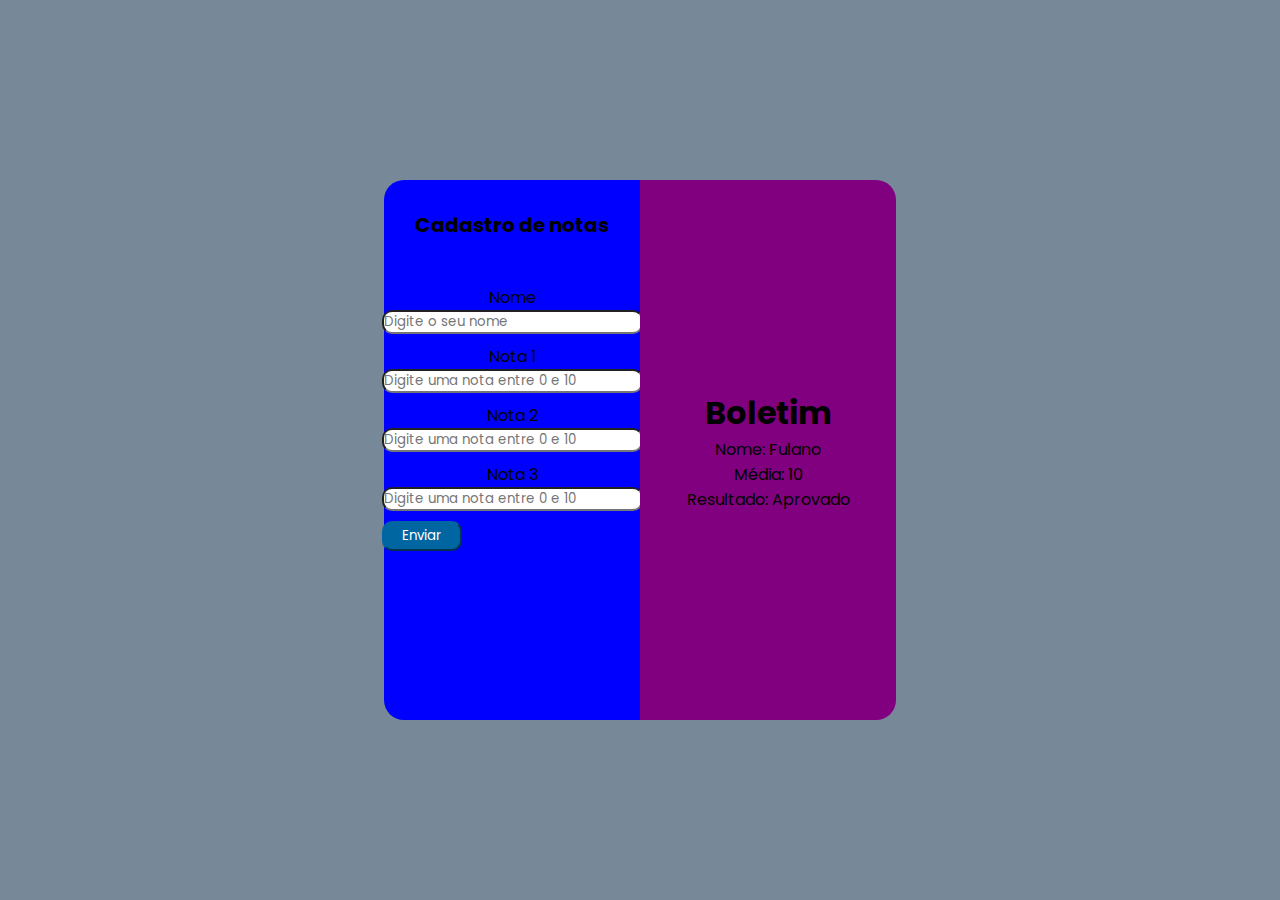
<file: aula-10/index.html>
<!DOCTYPE html>
<html lang="pt-br">

<head>
    <meta charset="UTF-8">
    <meta name="viewport" content="width=device-width, initial-scale=1.0">
    <title>Aula 10</title>
    <link rel="stylesheet" href="style.css">
</head>

<body>
    <main>
        <div class="formulario">
            <h1>
                Cadastro de notas
            </h1>
            <form id="formulario" class="formulario-conteudo">
                <div >
                    <div class="tudo" >
                        <div>
                            <label for="nome_input">Nome</label>
                            <input class="style"  type="text" name="nome_input" id="nome_input" placeholder="Digite o seu nome">
                        </div>
                        <div>
                            <label for="n1_input">Nota 1</label>
                            <input class="style" type="number" name="" id="n1_input" placeholder="Digite uma nota entre 0 e 10">
                        </div>
                        <div>
                            <label for="n2_input">Nota 2</label>
                            <input class="style" type="number" name="" id="n2_input" placeholder="Digite uma nota entre 0 e 10">
                        </div>
                        <div>
                            <label for="n3_input">Nota 3</label>
                            <input class="style" type="number" name="" id="n3_input" placeholder="Digite uma nota entre 0 e 10">
                        </div>
                        <div>
                            <button type="submit">Enviar</button>
                        </div>
                    </div>
                </div>
            </form>
        </div>
        <div class="resultado">
            <h1>Boletim</h1>
            <div>
                <label>Nome: </label>
                <span id="nome">Fulano</span>
            </div>
            <div>
                <label>Média: </label>
                <span id="media">10</span>
            </div>
            <div>
                <label>Resultado: </label>
                <span id="resultado">Aprovado</span>
            </div>
        </div>
        <script src="script.js"></script>
    </main>
</body>

</html>
</file>
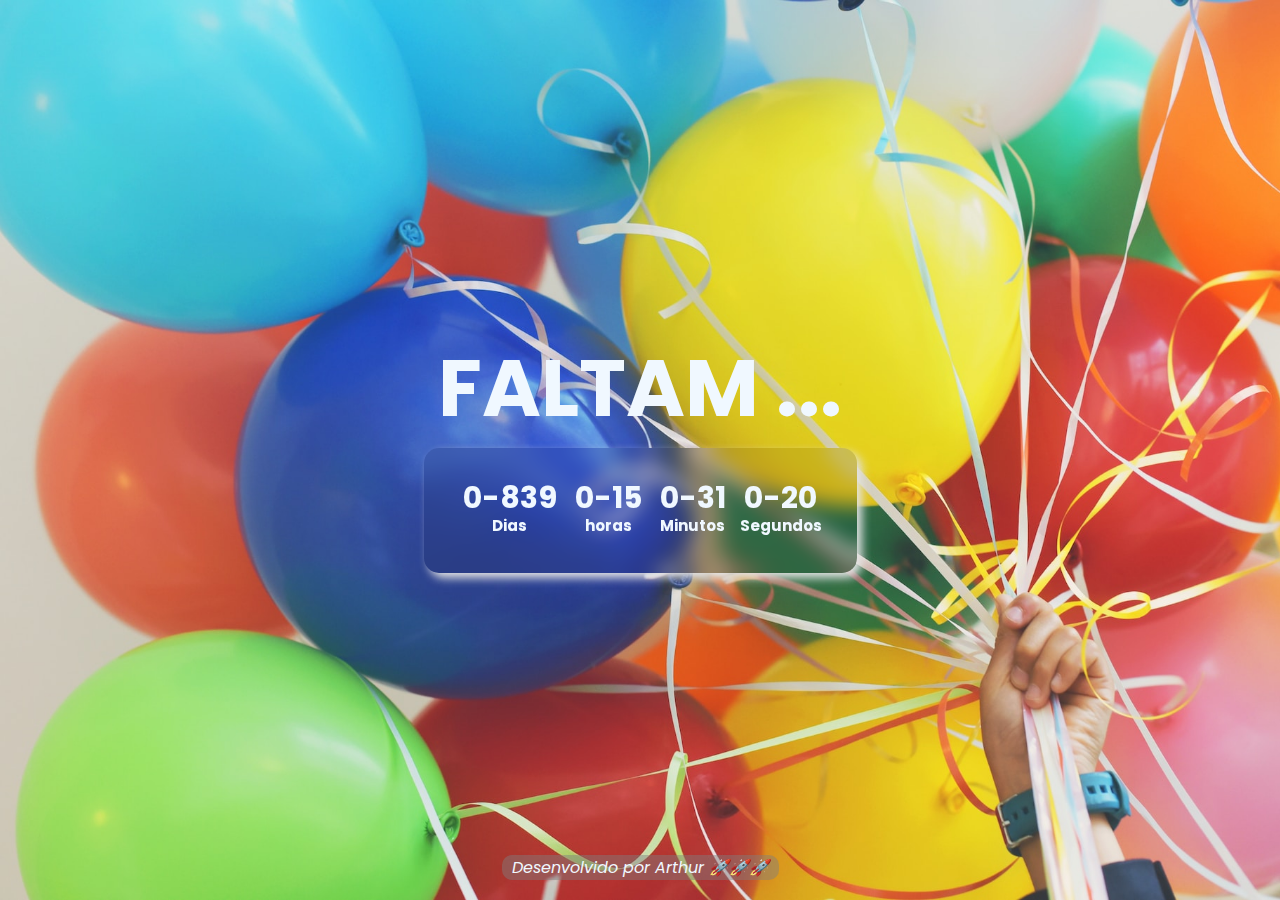
<file: aula-12/index.html>
<!DOCTYPE html>
<html lang="pt-br">
<head>
    <meta charset="UTF-8">
    <meta name="viewport" content="width=device-width, initial-scale=1.0">
    <title>Document</title>
    <link rel="stylesheet" href="style.css">
</head>
<body>
    <h1>
        FALTAM ... 
    </h1>
    <main>
      <div class="contador-elemento">
        <p class="dias">00</p>
        <span>Dias</span>
      </div>  
      <div class="contador-elemento">
        <p class="horas">00</p>
        <span>horas</span>
      </div>  
      <div class="contador-elemento">
        <p class="minutos">00</p>
        <span>Minutos</span>
      </div>  
      <div class="contador-elemento">
        <p class="segundos">00</p>
        <span>Segundos</span>
      </div>  
    </main>
    <footer>
        Desenvolvido por Arthur 🚀🚀🚀
    </footer>
    <script src="script.js"></script>
    <!-- COMO ATULIZAR A PAGINA SEGUNDO A SEGUNDO -->
    <meta http-equiv="refresh" content="1">
</body>
</html>
</file>
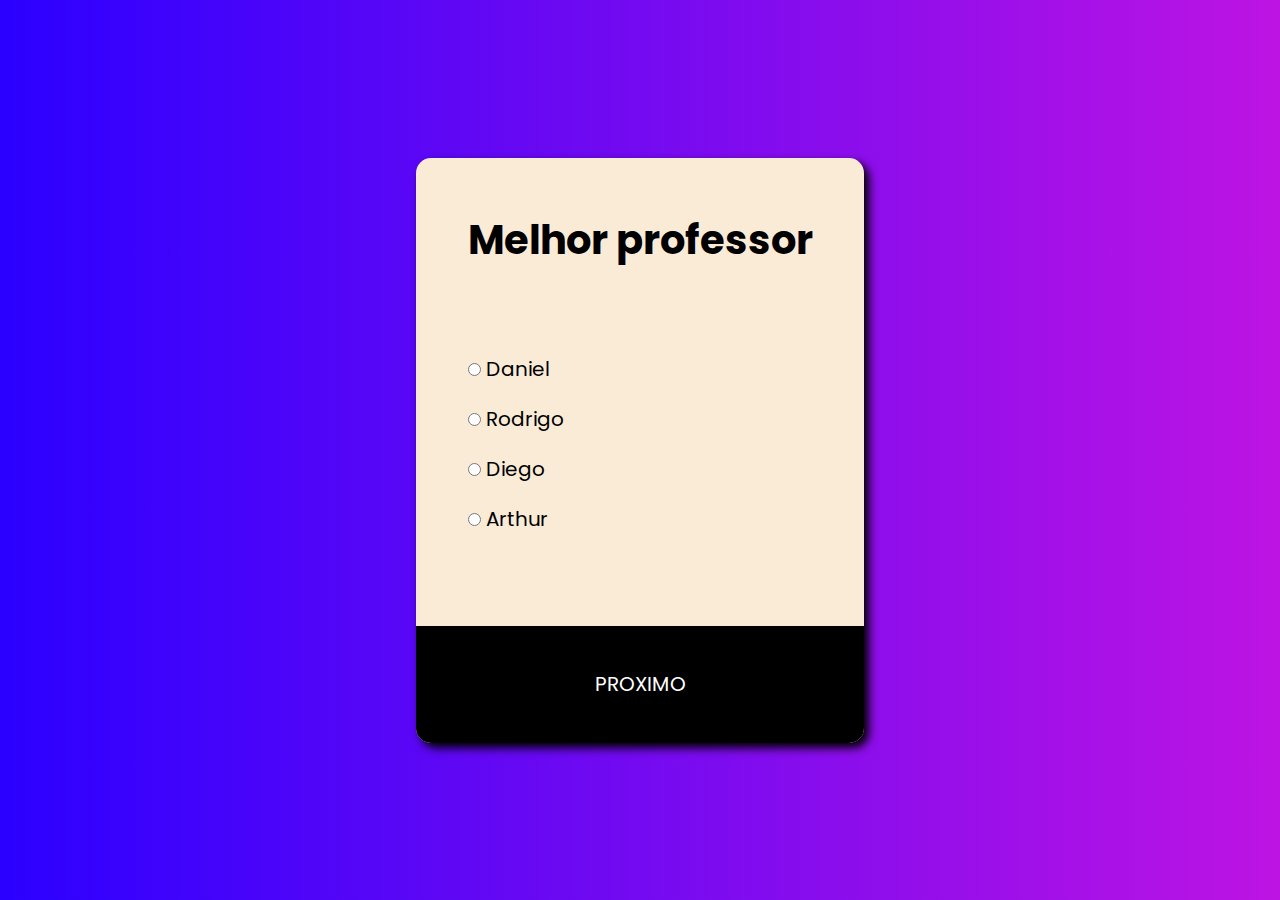
<file: aula-13/index.html>
<!DOCTYPE html>
<html lang="pt-br">
<head>
    <meta charset="UTF-8">
    <meta name="viewport" content="width=device-width, initial-scale=1.0">
    <title>aula14</title>
    <link rel="stylesheet" href="style.css">
</head>
<body>
    <main class="conteiner-quiz">

        <div class="conteudo-quiz">

            <h1 class="titulo-questao">
                Titulo da Questão
            </h1>

            <ul>
                <li>
                    <input type="radio" name="resposta" id="a" class="resposta">
                    <label for="a" id="texto-a">Alternativa</label>
                </li>
                <li>
                    <input type="radio" name="resposta" id="b" class="resposta">
                    <label for="b" id="texto-b">Alternativa</label>
                </li>
                <li>
                    <input type="radio" name="resposta" id="c" class="resposta">
                    <label for="c" id="texto-c">Alternativa</label>
                </li>
                <li>
                    <input type="radio" name="resposta" id="d" class="resposta">
                    <label for="d" id="texto-d">Alternativa</label>
                </li>

            </ul>
        </div>

        <button id="enviar" type="submit">PROXIMO</button>
    </main>
    <script src="script.js"></script>
</body>
</html>
</file>
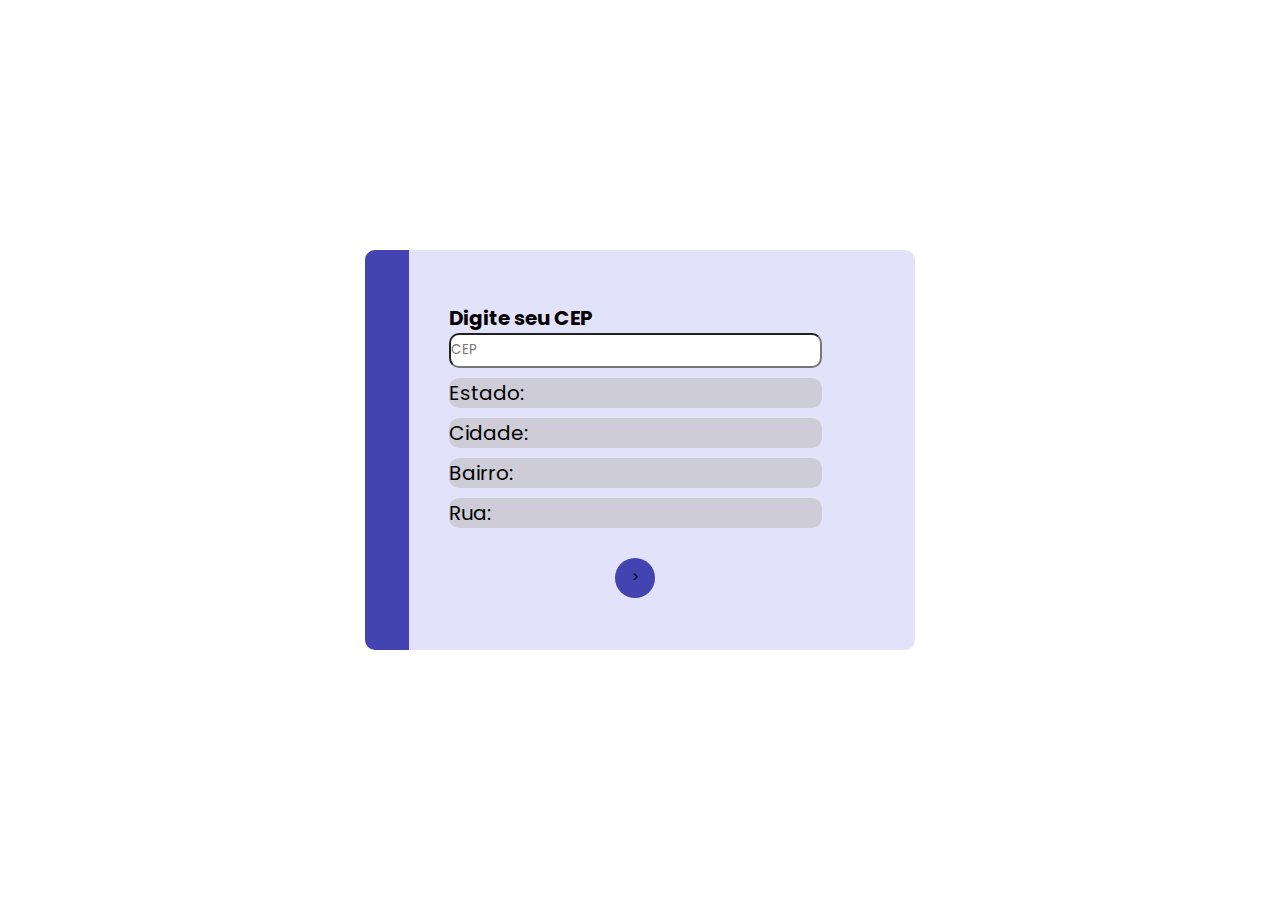
<file: aula-15/index.html>
<!DOCTYPE html>
<html lang="pt-br">
<head>
    <meta charset="UTF-8">
    <meta name="viewport" content="width=device-width, initial-scale=1.0">
    <title>Document</title>
    <link rel="stylesheet" href="style.css">
    <script defer src="script.js"></script>
</head>
<body>
<main class="conteiner">
    <div class="barra-azul">

    </div>
        <form class="conteudo-geral">
            <div class="cont-tudo">
                <h1>Digite seu CEP</h1>
                <div class="cep ">
                    <input placeholder="CEP" type="search" id="cep">
                </div>
                <div class="estado color">
                    <span id="estado">Estado:</span>
                </div>
                <div class="cidade color">
                    <span id="cidade">Cidade:</span>
                </div>
                <div class="bairro color">
                    <span id="bairro">Bairro:</span>
                </div>
                <div class="color">
                    <span id="rua">Rua:</span>
                </div>
                <div class="botao">
                    <button>
                        >
                    </button>
                </div>
            </div>
    </form>
</main>
</body>
</html>
</file>
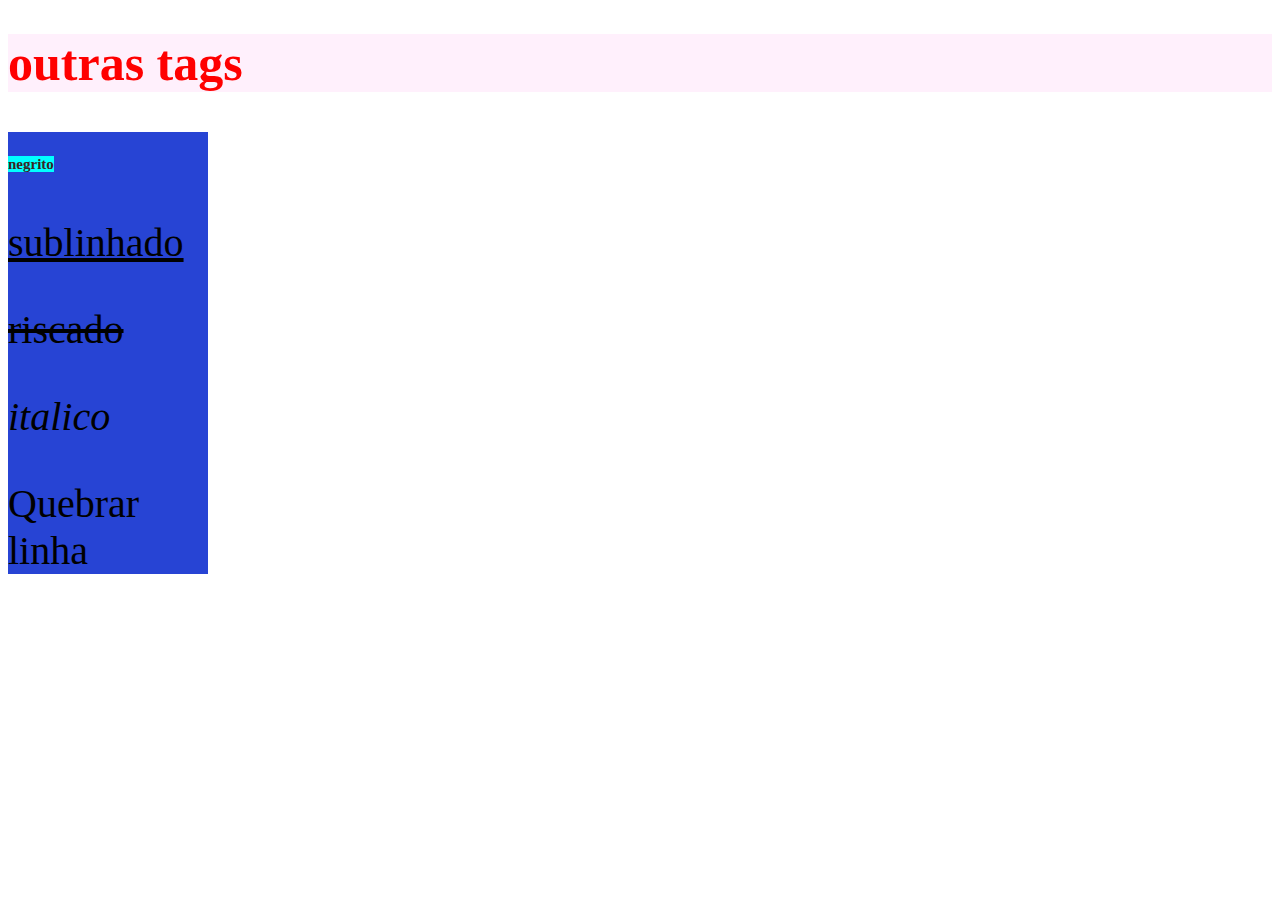
<file: aula-2/index.html>
<!DOCTYPE html>
<html lang="pt-br">
<head>
    <meta charset="UTF-8">
    <meta name="viewport" content="width=device-width, initial-scale=1.0">
    <title>Aula 2</title>
    <style>
        h1{
            color: rgb(255, 0, 0);
            font-size: 50px;
            background-color: rgb(255, 240, 252);
        }
        div{
            background-color: rgb(39, 68, 212);
            width: 200px;
            height: auto;
            font-size: 40px;
        }
        b{
            color: rgb(58, 36, 36);
            font-size: 15px;
            background-color: aqua;
        }
        
    </style>
</head>
<body>
    <h1>
        outras tags
    </h1>
    <div>
        <p>
            <b>
                negrito
            </b>
        </p>
        <p>
            <u>
                sublinhado
            </u>
        </p>
        <p>
            <s>
                riscado
            </s>
        </p>
        <p>
            <i>
                italico
            </i>
        </p>
        <p>
            Quebrar<br>linha
        </p>
    </div>
</body>
</html>
</file>
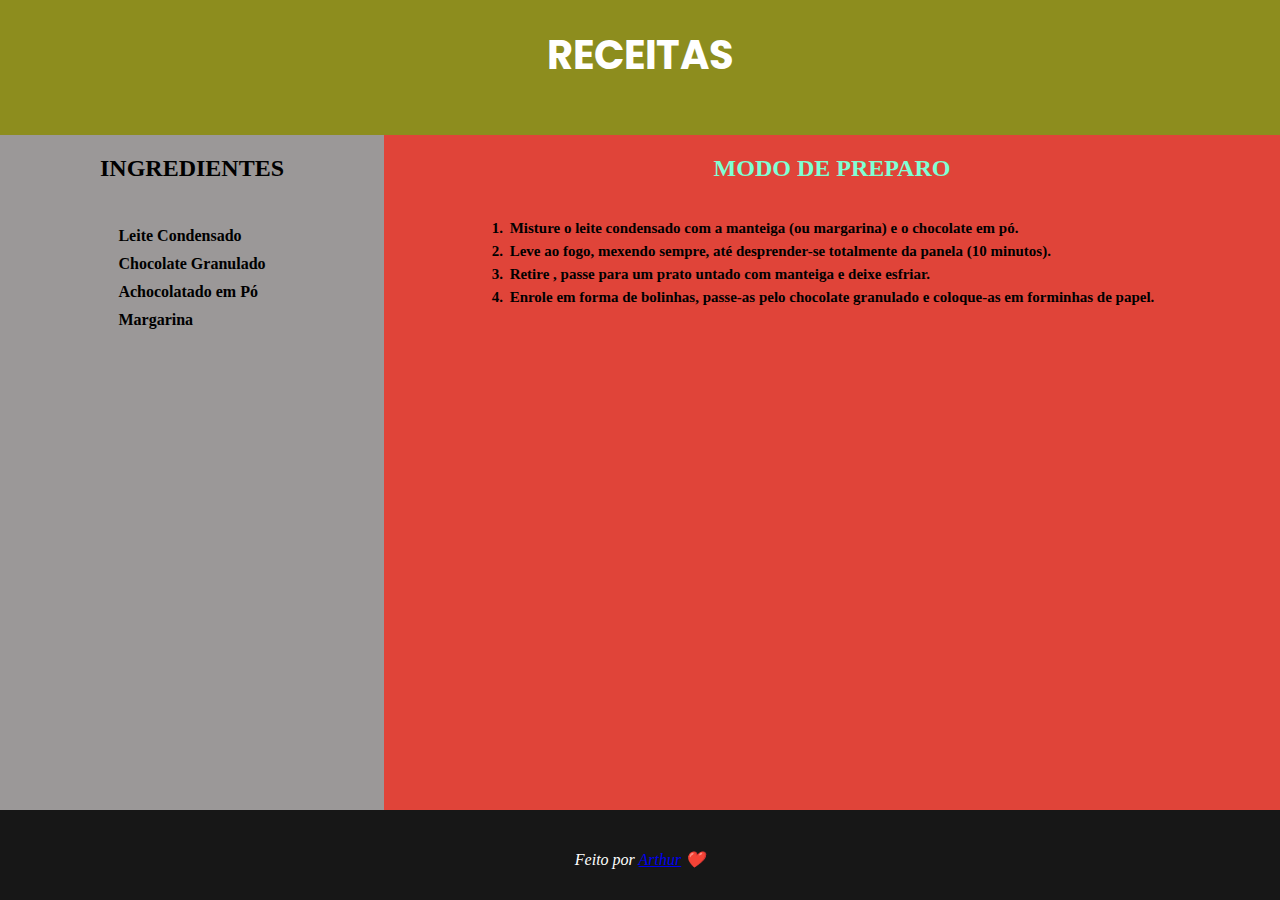
<file: aula-3/index.html>
<!DOCTYPE html>
<html lang="pt-br">
<head>
    <meta charset="UTF-8">
    <meta name="viewport" content="width=device-width, initial-scale=1.0">
    <title>Aula 3</title>
    <link rel="stylesheet" href="style.css">
    

    
</head>
<body>
    <section>
        <header>
            <div>
                <h1>RECEITAS</h1>
            </div>
        </header>
        <main>
            <div class="ingredientes-conteudo">
                <h2>INGREDIENTES</h2>
                <div class="lista-ingredientes">
                    <ul>
                        <li>Leite Condensado</li>
                        <li>Chocolate Granulado</li>
                        <li>Achocolatado em Pó</li>
                        <li>Margarina</li>
                    </ul>
                </div>
            </div>
            <div class="modo-preparo-conteudo">
                <h2>MODO DE PREPARO</h2>
                <div class="lista-modo-preparo">
                    <ol>
                        <li>Misture o leite condensado com a manteiga (ou margarina) e o chocolate em pó.</li>
                        <li>Leve ao fogo, mexendo sempre, até desprender-se totalmente da panela (10 minutos).</li>
                        <li>Retire , passe para um prato untado com manteiga e deixe esfriar.</li>
                        <li>Enrole em forma de bolinhas, passe-as pelo chocolate granulado e coloque-as em forminhas de papel.</li>
                    </ol>
                </div>
            </div>
        </main>
        <footer>
            Feito por <a target="_blank" href="https://github.com/magicaz14">Arthur</a> ❤️
        </footer>
    </section>
</body>
</html>
</file>
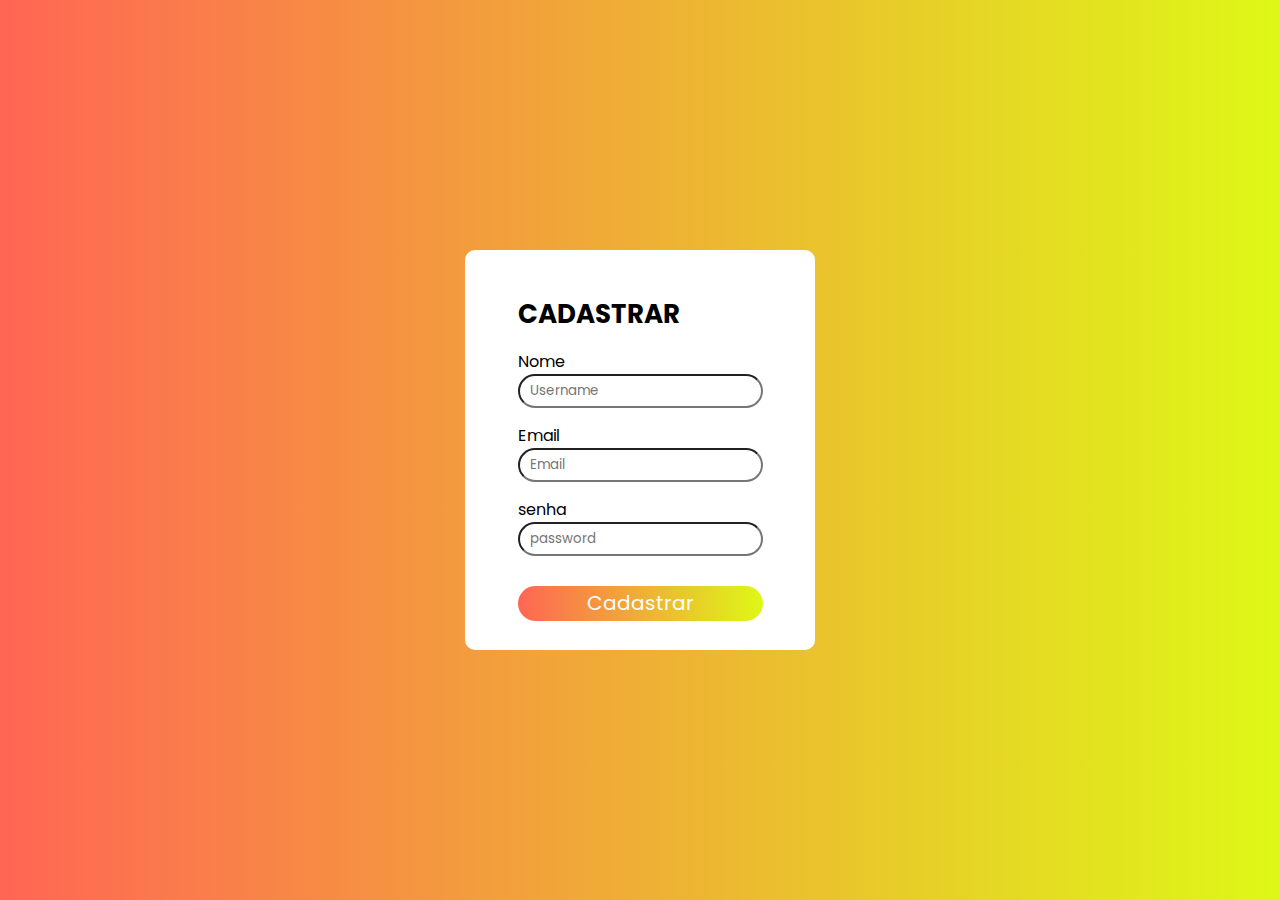
<file: aula-6/index.html>
<!DOCTYPE html>
<html lang="pt-br">
  <head>
    <meta charset="UTF-8" />
    <meta name="viewport" content="width=device-width, initial-scale=1.0" />
    <title>Document</title>
    <link rel="stylesheet" href="style.css" />
  </head>
  <body>
    <form class="aba">
      <div class="titulo-conteudo">
        <h1>
            CADASTRAR
        </h1>
      </div>

      <div class="editar-conteudo">
        <label for="">
            Nome
        </label>
        <input type="text" placeholder="Username"/>
      </div>

      <div class="editar-conteudo">
        <label for="">
            Email
        </label>
        <input type="email" placeholder="Email" />
      </div>

      <div class="editar-conteudo">
        <label for="">
            senha
        </label>
        <input type="password " placeholder="password" />
      </div>

      <div class="botao">
        <button  type="submit">
            Cadastrar
        </button>
      </div>
    </form>
  </body>
</html>
</file>
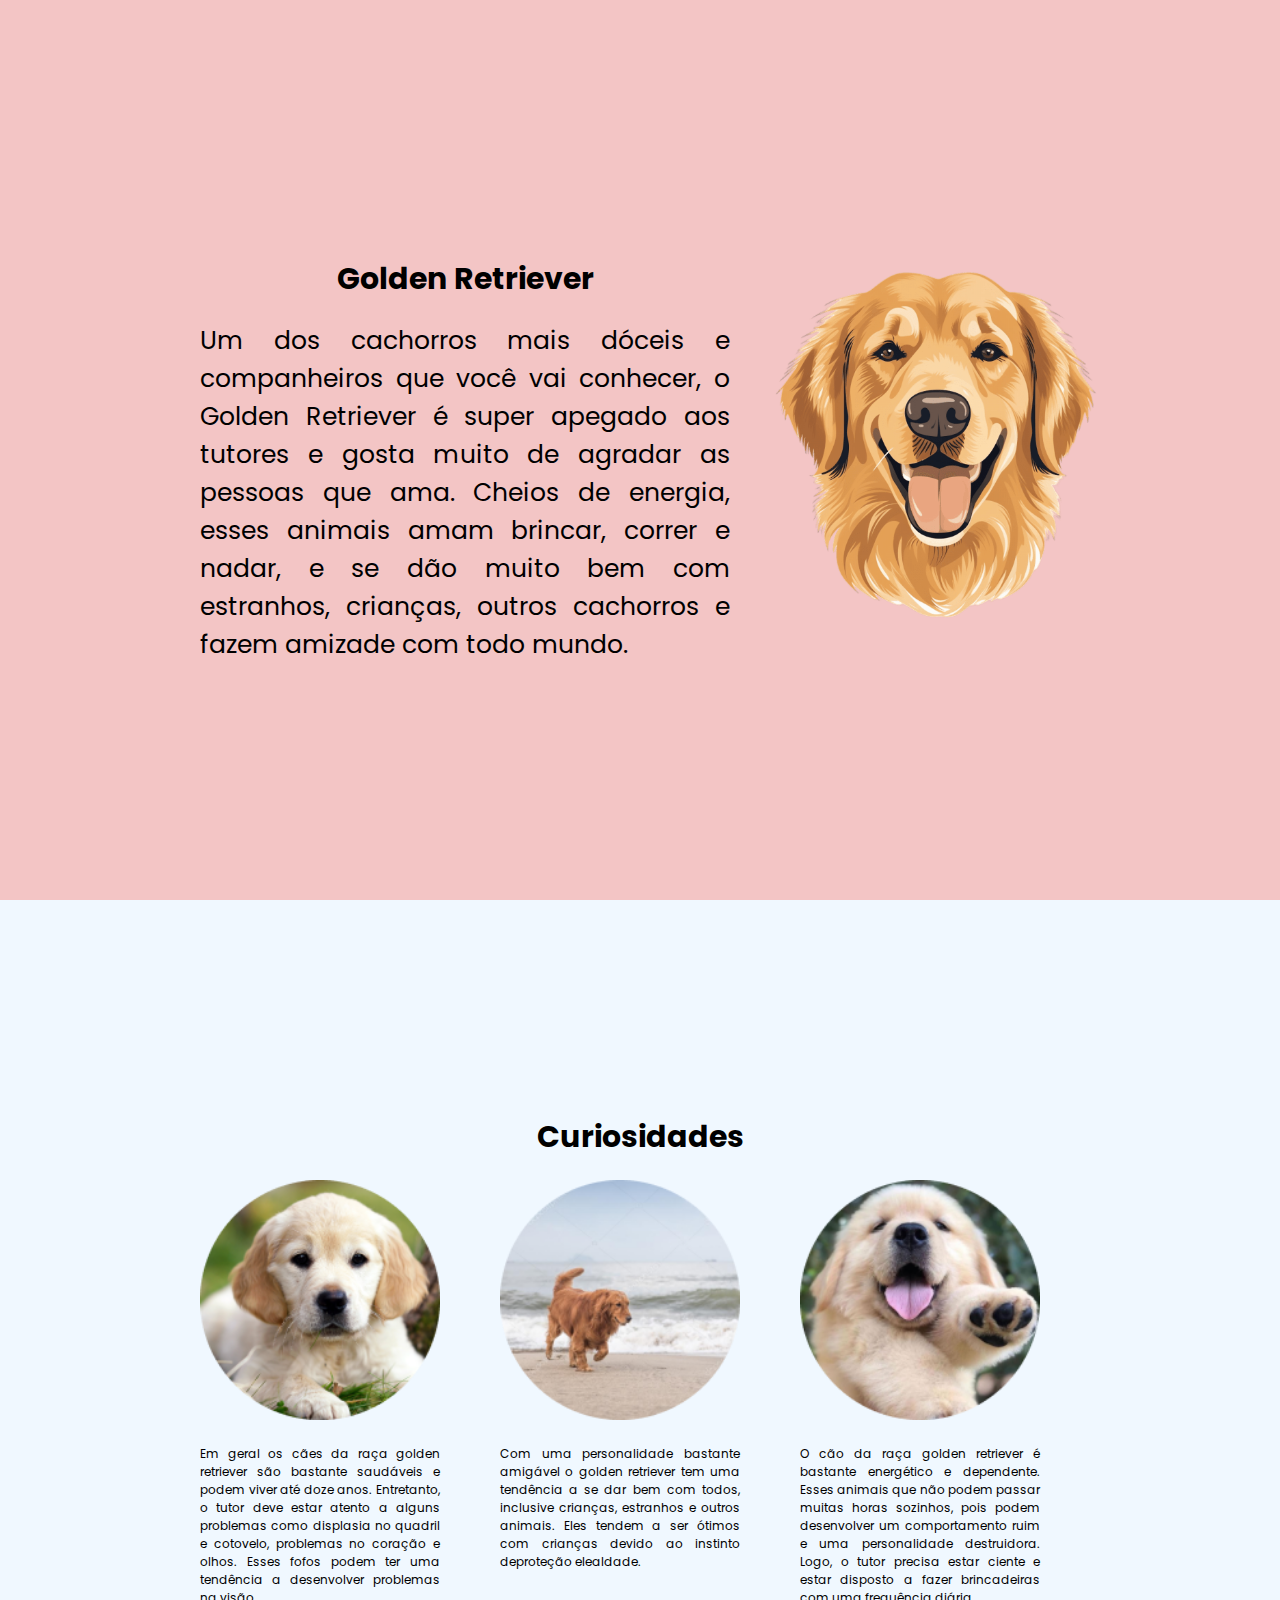
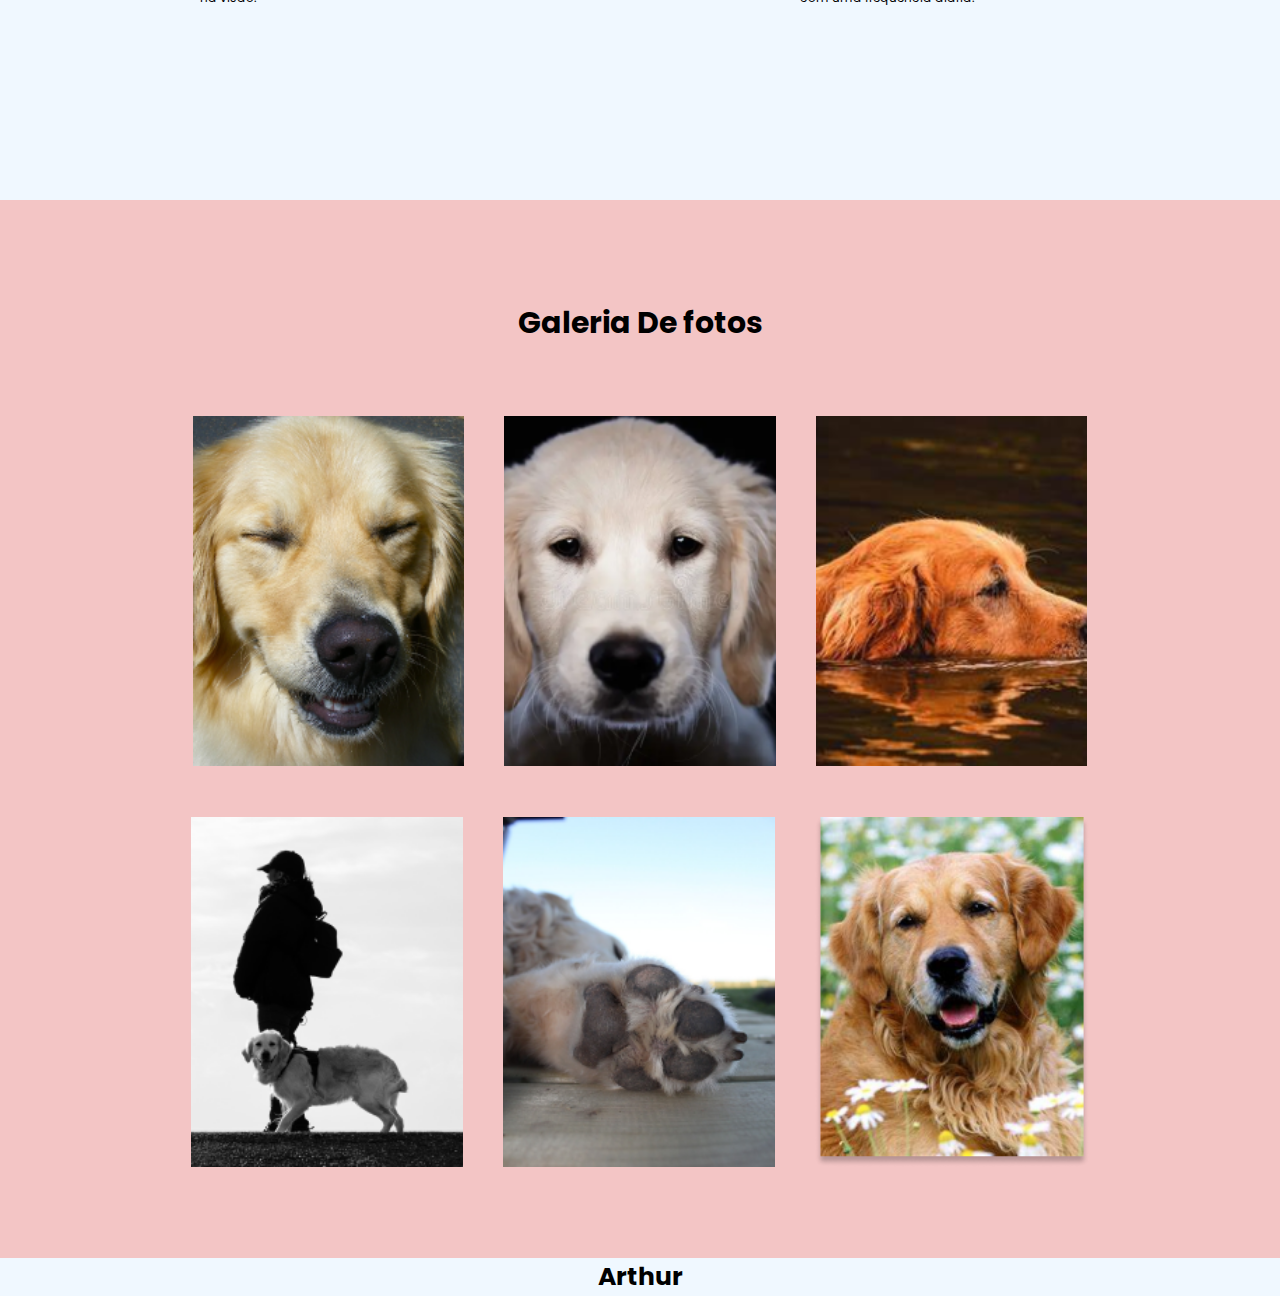
<file: aula-7/index.html>
<!DOCTYPE html>
<html lang="pt-br">
<head>
    <meta charset="UTF-8">
    <meta name="viewport" content="width=device-width, initial-scale=1.0">
    <link rel="stylesheet" href="style.css">
    <title>landy page</title>
</head>
<body>
    <section class="intro-conteudo">
        <div class="main-content intro-conteudo">
            <div class="intro-content">
                <h1>Golden Retriever</h1>
                <p>Um dos cachorros mais dóceis e companheiros que você vai conhecer, o Golden Retriever é super apegado aos tutores e gosta muito de agradar as pessoas que ama. Cheios de energia, esses animais amam brincar, correr e nadar, e se dão muito bem com estranhos, crianças, outros cachorros e fazem amizade com todo mundo.</p>
            </div>
            <div>
                <img class="golden-intro" src="./img/golden.png" alt="Golden Retriever">
            </div>
        </div>
    </section>
    <section class="principal-conteudo secund-blog">
        <div class="main-content conteudo-do-main">
            <div>
                <h1>
                    Curiosidades
                </h1>
            </div>
            <div class="main-galeria">
                <div class="content">
                    <img src="./img/Ellipse 1 (1).png" alt="">
                    <p class="tam">
                        Em geral os cães da raça golden retriever são bastante saudáveis e podem viver até doze anos. Entretanto, o tutor deve estar atento a alguns problemas como displasia no quadril e cotovelo, problemas no coração e olhos. Esses fofos podem ter uma tendência a desenvolver problemas na visão.
                        </p>
                </div>
                <div class="content">
                    <img src="./img/Ellipse 2.png" alt="">
                    <p class="tam">
                        Com uma personalidade bastante amigável o golden retriever tem uma tendência a se dar bem com todos, inclusive crianças, estranhos e outros animais. Eles tendem a ser ótimos com crianças devido ao instinto deproteção elealdade.
                    </p>
                </div>
                <div class="content"> 
                    <img src="./img/Ellipse 3.png" alt="">
                    <p class="tam">
                        O cão da raça golden retriever é bastante energético e dependente. Esses animais que não podem passar muitas horas sozinhos, pois podem desenvolver um comportamento ruim e uma personalidade destruidora. Logo, o tutor precisa estar ciente e estar disposto a fazer brincadeiras com uma frequência diária.
                    </p>
                </div>
            </div>
        </div>
        
        <div>


        </div>
    </section>
    <section class="galeria-conteudo">
        <div class="main-content conteudo-da-galeria">
            <div>
                <h1>
                    Galeria De fotos
                </h1>
            </div>
            <div class="galeria-fotos">
                <div>
                    <img class="resolu" src="./img/Rectangle 13.png" alt="">
                </div>
                <div>
                    <img class="resolu" src="./img/Rectangle 11.png" alt="">
                </div>
                <div>
                    <img class="resolu" src="./img/Rectangle 12.png" alt="">
                </div>
                <div>
                    <img class="resolu" src="./img/Rectangle 16.png" alt="">
                </div>
                <div>
                    <img class="resolu" src="./img/Rectangle 15.png" alt="">
                </div>
                <div>
                    <img class="resolu" src="./img/Rectangle 4.png" alt="">
                </div>
            </div>
        </div>
    </section>
    <section class="fim">
        <div class="barra">
            <h1>
                Arthur
            </h1>
        </div>
    </section>
</body>
</html>
</file>
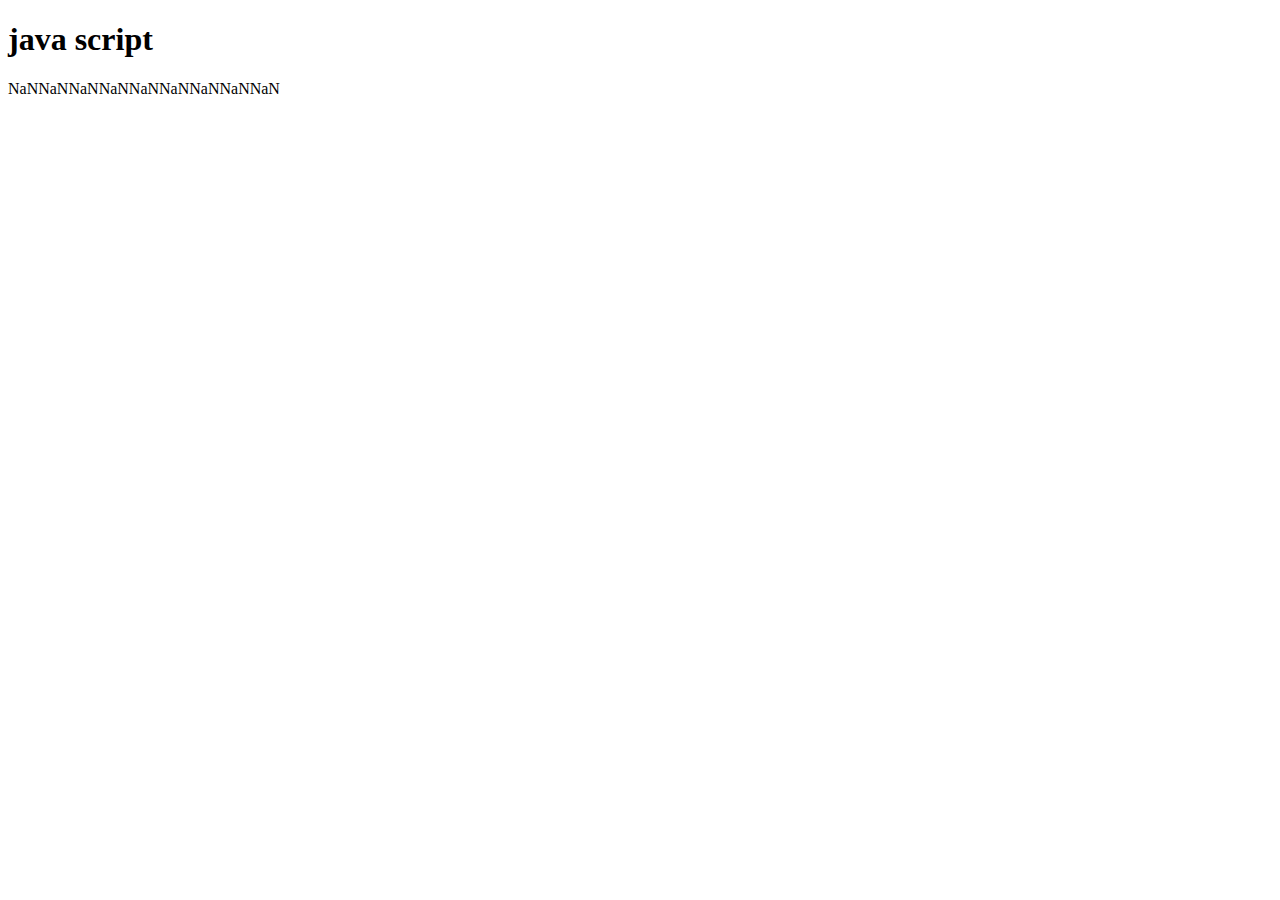
<file: aula-8/index.html>
<!DOCTYPE html>
<html lang="pt-br">
<head>
    <meta charset="UTF-8">
    <meta name="viewport" content="width=device-width, initial-scale=1.0">
    <title>aula 8 - aula 10 js</title>
</head>
<body>
    <h1 id="titulo">
        java script
    </h1>
    <script src="script.js">
    </script>
</body>
</html>
</file>
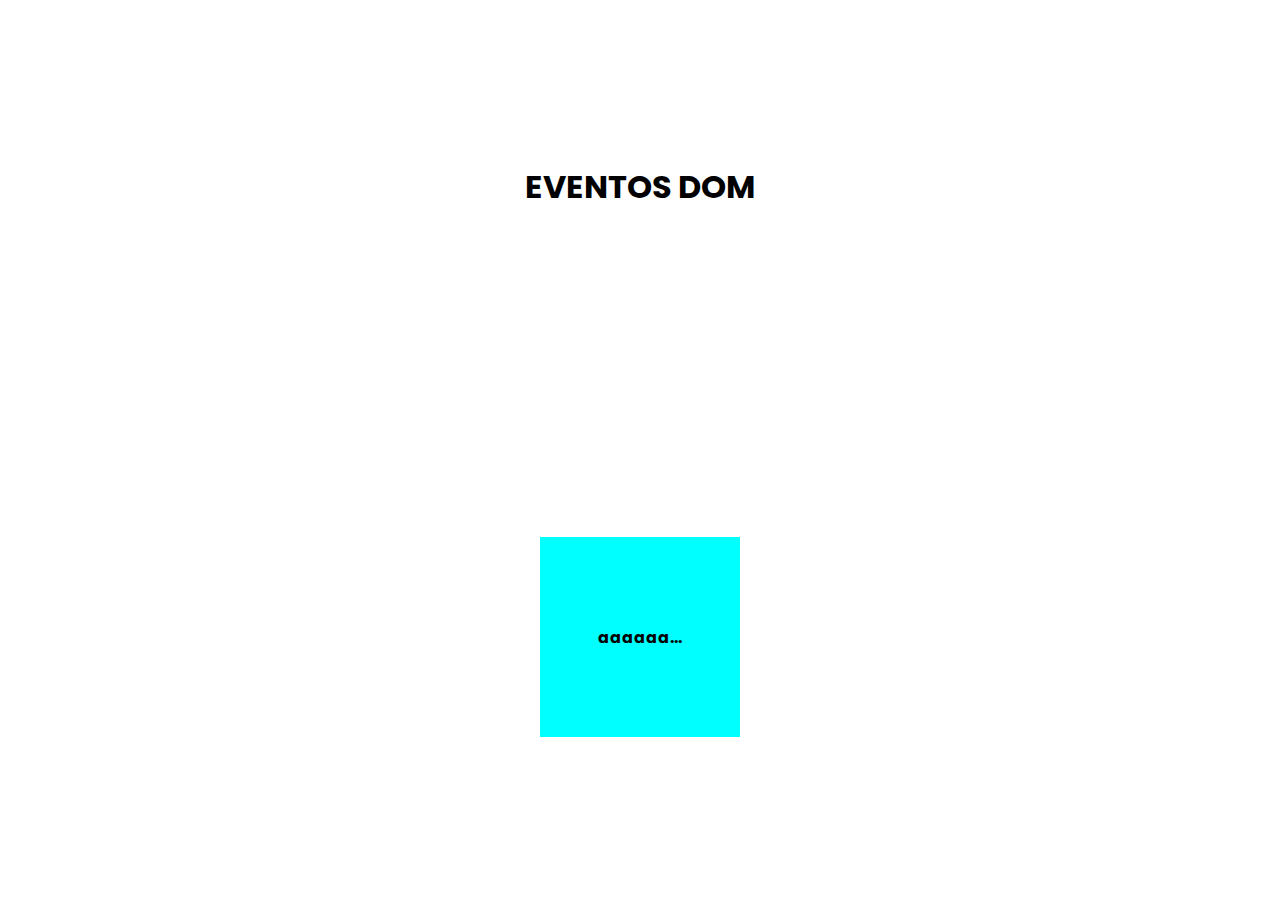
<file: aula-9/index.html>
<!DOCTYPE html>
<html lang="pt-br">
<head>
    <meta charset="UTF-8">
    <meta name="viewport" content="width=device-width, initial-scale=1.0">
    <link rel="stylesheet" href="style.css">
    <title>aula-11</title>
</head>
<body>
    <h1>
        EVENTOS DOM
    </h1>
    <div id="area" class="area"   >
        <strong>
            aaaaaa...
        </strong>
    </div>

    <script src="script.js"></script>
</body>
</html>
</file>
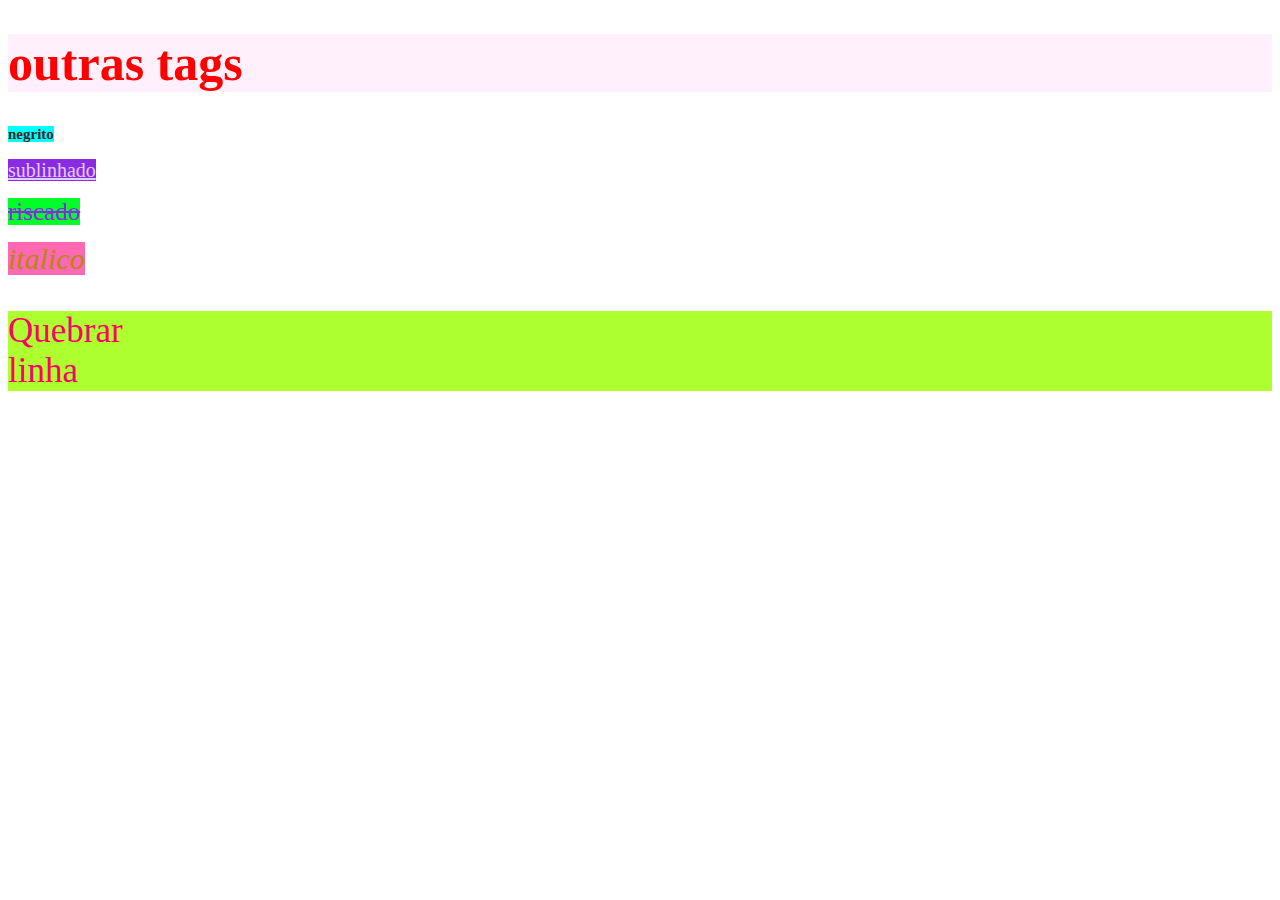
<file: aula-2/ex1.html>
<!DOCTYPE html>
<html lang="pt-br">
<head>
    <meta charset="UTF-8">
    <meta name="viewport" content="width=device-width, initial-scale=1.0">
    <title>Ex 1</title>
</head>
<style>

    h1{
        color: rgb(255, 0, 0);
        font-size: 50px;
        background-color: rgb(255, 240, 252);
    }
    b{
        color: rgb(58, 36, 36);
        font-size: 15px;
        background-color: aqua;
    }
    u{
        color: rgb(224, 205, 255);
        font-size: 20px;
        background-color: blueviolet;
    }
    s{
        color: blueviolet;
        font-size: 25px;
        background-color:rgb(0, 255, 42);
    }
    i{
        color:darkgoldenrod;
        font-size: 30px;
        background-color: hotpink;
    }
    p.quebrar{
        color: rgb(255, 0, 106);
        font-size: 35px;
        background-color: greenyellow;
    }
</style>
</head>
<body>
<h1>
    outras tags
</h1>
<div>
    <p>
        <b>
            negrito
        </b>
    </p>
    <p>
        <u>
            sublinhado
        </u>
    </p>
    <p>
        <s>
            riscado
        </s>
    </p>
    <p>
        <i>
            italico
        </i>
    </p>
    <p class="quebrar">
        Quebrar<br>linha
    </p>
</div>
</body>
</html>
</file>
<file: aula-10/style.css>
@import url('https://fonts.googleapis.com/css2?family=Poppins&display=swap');

* {
    padding: 0px;
    margin: 0px;
    box-sizing: border-box;
    font-family: 'Poppins', sans-serif;
}

body {
    width: 100vw;
    height: 100vh;
    display: flex;
    justify-content: center;
    align-items: center;
    background: #778899;

}

main {
    display: flex;
    justify-content: center;
    align-items: center;
    height: 60%;
    width: 40%;
    text-align: center;
}

.formulario {
    background-color: blue;
    height: 100%;
    width: 50%;
    border-radius: 20px 0px 0px 20px;
}

.resultado {
    background-color: purple;
    height: 100%;
    width: 50%;
    border-radius: 0px 20px 20px 0px;
    flex-wrap: wrap;
    align-items: center;
    display: flex;
    flex-direction: column;
    justify-content: center;
}

.formulario-conteudo {
    display: flex;
    justify-content: space-around;
    align-items: center;
    flex-direction: column;
    padding: 30px;
    
}

.style{
 border-radius: 10px;
}

.formulario-conteudo h1{
padding-top: 5%;
font-size: 20px;
}

.formulario h1{
padding-top: 30px;
font-size: 20px;

}

.formulario div{
display: flex;
flex-direction: column;
padding: 5px;
}

.formulario-conteudo label{
float: right;
}
button{
    background: #0066A2;
    color: white;
    border-color: #0066A2;
    height: 30px;
    width: 80px;
    border-radius: 10px;
}

.resultado h1{
padding-top: ;
}
</file>
<file: aula-12/style.css>
@import url('https://fonts.googleapis.com/css2?family=Poppins&display=swap');

*{
padding: 0px;
margin: 0px;
box-sizing: border-box;
font-family: 'Poppins', sans-serif;
}

body{
width: 100vw;
height: 100vh;

display: flex;
justify-content: center;
align-items: center;
flex-direction: column;

background-image: url('./img/aniversario.jpg');
background-position: center center;
background-size: cover;
color: aliceblue;
}

h1{
font-size: 5rem;
}

main{
display: flex;
background-color: rgba(0, 0, 0, 0.082);
border-radius: 15px;
padding: 30px;
box-shadow: 5px 5px 10px rgb(228, 228, 228);

align-items: center;
justify-content: center;
font-weight: bold;
backdrop-filter: blur(10px);
}

.contador-elemento{
text-align: center;
margin: 5px;
}

.contador-elemento span{
font-size: 15px;
}

.contador-elemento p{
font-size: 30px;
margin: 0 4px;
line-height: 1;
}

footer{
position: absolute;
bottom: 20px;
background-color: rgba(128, 128, 128, 0.447);
padding: 0 10px;
border-radius: 10px;
font-style: italic;
}
</file>
<file: aula-13/style.css>
@import url('https://fonts.googleapis.com/css2?family=Poppins&display=swap');

*{
padding: 0px;
margin: 0px;
box-sizing: border-box;
font-family: 'Poppins', sans-serif;
}

html{
font-size: 62.5%;
}

body{
/* tamanho */
width: 100vw;
height: 100vh;
/* fundo */
background-image: linear-gradient(90deg,rgb(43, 0, 255),rgb(189, 20, 227));
/* centralizar */
display: flex;
justify-content: center;
align-items: center;
}

.conteiner-quiz{
background-color: antiquewhite;
border-radius: 15px;
height: 65%;
width: 35%;

display: flex;
justify-content: center;
align-items: center;
flex-direction: column;
box-shadow: 0.5rem 0.5rem 1rem rgb(0, 0, 0);
}

.conteudo-quiz{
padding: 3rem;
height: 80%;
display: flex;
flex-direction: column
;
justify-content: space-around;

}

.conteudo-quiz h1{
text-align: center;
font-size: 4rem;
}

.conteudo-quiz ul, ul li{
list-style: none;
font-size: 2rem;
margin: 2rem 0;

}

.conteudo-quiz ul li label, ul li input{
cursor: pointer;
}

.conteiner-quiz button{
cursor: pointer;
width: 100%;
height: 20%;
font-size: 2rem;

border: none;
border-radius: 0 0 1.5rem 1.5rem;

background-color: black;
color: rgb(255, 255, 255);
}

button:hover{
background-color: rgba(46, 46, 46, 0.552);
}

button:active{
background-color: red;
}
</file>
<file: aula-15/style.css>
@import url('https://fonts.googleapis.com/css2?family=Poppins&display=swap');

*{
padding: 0px;
margin: 0px;
box-sizing: border-box;
font-family: 'Poppins', sans-serif;
}

html{
font-size: 62.5%;
}

body{
width: 100vw;
height: 100vh;
display: flex;
justify-content: center;
align-items: center;
}
.conteiner{
display: flex;
width: 55rem;
height: 40rem;
border-radius: 10px;

}
.conteudo-geral{
width: 92%;
height: 100%;
background-color: rgb(226, 226, 250);
border-radius: 0 10px 10px 0;
display: flex;
flex-direction: column;
justify-content: center;
}
.cont-tudo{
padding: 0 0 0 4rem;
}
.barra-azul{
width: 8%;
height: 100%;
background-color: rgb(67, 67, 177);
border-radius: 10px 0 0 10px;
}
span{
font-size: 2rem;
width: 100%;
}
#cep{
width: 80%;
height: 3.5rem;
border-radius: 1rem;
}
.color{
margin-top: 1rem;
width: 80%;
background-color: rgba(186, 185, 185, 0.537);
border-radius: 10px;
}
button{
height: 4rem;
width: 4rem;
background-color: rgb(67, 67, 177);
border: none;
border-radius: 50%;
}
.botao{
width: 80%;
margin-top: 3rem;
display: flex;
justify-content: center;
align-items: center;
}
</file>
<file: aula-3/style.css>
@import url('https://fonts.googleapis.com/css2?family=Poppins&display=swap');


* {
    margin: 0;
    padding: 0;
    box-sizing: border-box;
}

section {
    background-color: aqua;
    width: 100vw;
    height: 100vh;
}

header {
    width: 100%;
    background-color: rgb(141, 141, 30);
    height: 15%;
}

main {
    width: 100%;
    background-color: blueviolet;
    height: 75%;
    display: flex;
    font-family: 'Caprasimo', cursive;
}
footer {
    width: 100%;
    background-color: green;
    height: 10%;
}

header div h1 {
    color: white;
    font-size: 40px;
    text-align: center;
    padding: 25px;
    font-family: 'Poppins', sans-serif;
}

main .ingredientes-conteudo{
    background-color: rgb(155, 152, 152);
    width: 30%;

}

main .modo-preparo-conteudo {
    background-color: rgb(224, 68, 57);
    width: 70%;
    
    
}
h2{
    text-align: center;
    padding: 20px;
}


.lista-ingredientes{
    padding: 20px;
    width: 100%;
    display: flex;
    justify-content:center ;
}

.lista-ingredientes ul{
    list-style: none;
}

.lista-ingredientes ul li{
    padding: 5px;
    font-weight: bolder;
}

main .modo-preparo-conteudo h2{
    color: aquamarine;   
}
.lista-modo-preparo{
    padding: 15px;
    width: 100%;
    display: flex;
    justify-content:center ;
    font-size: 15px;
    
}
.lista-modo-preparo ol li{
    font-weight: bolder;
    padding: 3px;
}
footer {
    background-color: rgb(23, 23, 23);
    color: white;
    text-align: center;
    padding: 40px;
    font-size: 16px;
    font-style: italic;
}
</file>
<file: aula-6/style.css>
@import url('https://fonts.googleapis.com/css2?family=Poppins&family=Rubik&display=swap');

*{
padding: 0;
margin: 0;
box-sizing: 0;
font-family: 'Poppins', sans-serif;
}

body{
background-image: linear-gradient(to right,rgb(255,102,84),rgb(222, 248, 22)) ;
display: flex;
justify-content: center; /*alinha na horizontal*/
align-items: center; /*alinha na vertical*/
width: 100vw;
height: 100vh;
}

.aba{
width: 350px;
height: 400px;
background-color: rgb(255, 255, 255);
border-radius: 10px;
display: flex;
justify-content: center; /*alinha na horizontal*/
align-items: center; /*alinha na vertical*/
flex-direction: column;
}

div{
margin-top: 15px;
}

.titulo-conteudo{
font-size: 13px;
text-align: left;
width: 70%;
}

.editar-conteudo{
width: 70%;
display: flex;
flex-direction: column;
}

.editar-conteudo input{
border-radius: 18px;
height: 30px;
}

.editar-conteudo input::placeholder{
padding: 10px;
}

.botao{
width: 70%;
}

button{
height: 35px;
width: 100%;
background: linear-gradient(to right,rgb(255,102,84),rgb(222, 248, 22)) ;
color: rgb(255, 252, 252);
border-radius: 18px;
margin-top: 15px;
font-size: 20px;
border-style: none;
}
</file>
<file: aula-7/style.css>
@import url('https://fonts.googleapis.com/css2?family=Poppins&display=swap');

*{
padding: 0;
margin: 0;
box-sizing: border-box;
font-family: 'Poppins', sans-serif;
font-size: 25px;
}

html{
font-size: 62.5%;
scroll-behavior: smooth;
}

body{
background-color: rgb(243, 197, 197);
}
.golden-intro{
height: 35rem;
width: 35rem;
}
.intro-conteudo{
display: flex;
justify-content: center;
align-items: center;
width: 100vw;
height: 100vh;
}

.main-content{
max-width: 100rem;
margin: 0 , auto;
padding: 8rem 3rem;
}

.intro-content{
width: 70%;
display: flex;
flex-flow: column wrap;
justify-content: center;
padding: 0 3rem;
}

.intro-content h1{
text-align: center;
font-size: 5rem;
padding: 2rem;
}

.intro-content p{
text-align: justify;

}


/* Curiosidades */


.principal-conteudo{
display: flex;
background-color: #f0f8ff;
justify-content: center;
align-items: center;
width: 100vw;
height: 100vh;

}
.tam{
font-size: 12px;
text-align: justify;
padding-top: 25px;
}
.content{
width: 300px;
display: flex;
flex-direction: column;
}
.conteudo-do-main{
width: 100%;
}
.main-galeria {
display: flex;
}
.main-galeria div {
padding: 0 3rem;
}
.main-content div h1{
text-align: center;
font-size: 3rem;
padding: 2rem;
}

/* Galeria */

.galeria-conteudo{
display: flex;
justify-content: center;
align-items: center;
}

.conteudo-da-galeria{
width: 100%;
}

.galeria-fotos{
display: flex;
justify-content: center;
flex-wrap: wrap;
gap: 4rem;
padding-top: 50px;
}
.resolu{
height: 35rem;
}

/* Barra Final */

.fim{
height: 10%;
width: 100vw;
display: flex;
justify-content: center;
align-items: center;
background-color: aliceblue;
}
</file>
<file: aula-9/style.css>
@import url('https://fonts.googleapis.com/css2?family=Poppins&display=swap');

*{

padding: 0px;
margin: 0px;
box-sizing: border-box;
font-family: 'Poppins'
}

.area{
background-color: aqua;
width: 200px;
height: 200px;
display: flex;
justify-content: center;
align-items: center;
}

body{
width: 100vw;
height: 100vh;
display: flex;
justify-content:space-around;
align-items: center;
flex-direction: column;
}
</file>
